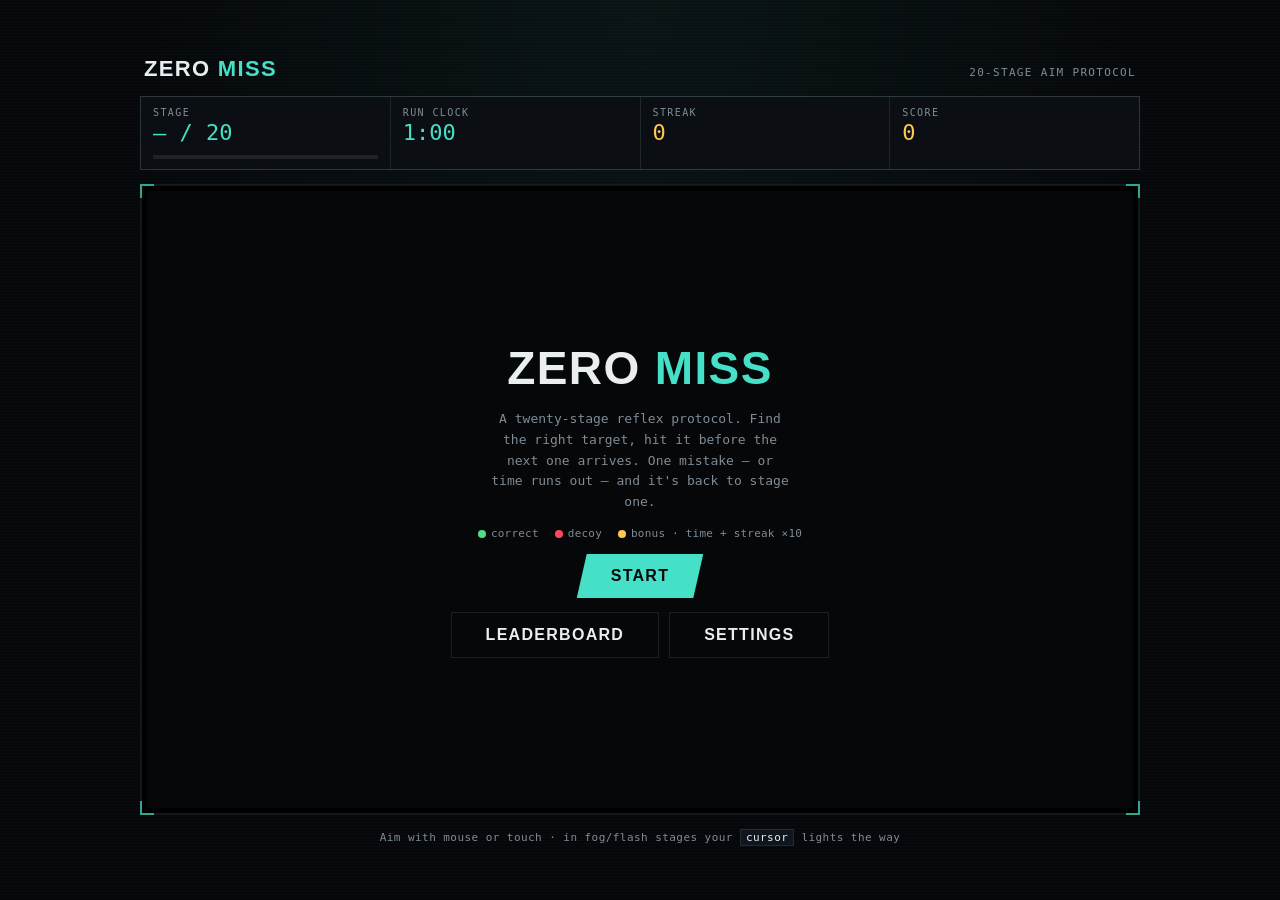
<file: index.html>
<!DOCTYPE html>
<html lang="en">
<head>
<meta charset="UTF-8" />
<meta http-equiv="refresh" content="0; url=zero-miss.html" />
<title>Zero Miss</title>
</head>
<body>
<p>Redirecting to <a href="zero-miss.html">Zero Miss</a>…</p>
</body>
</html>
</file>
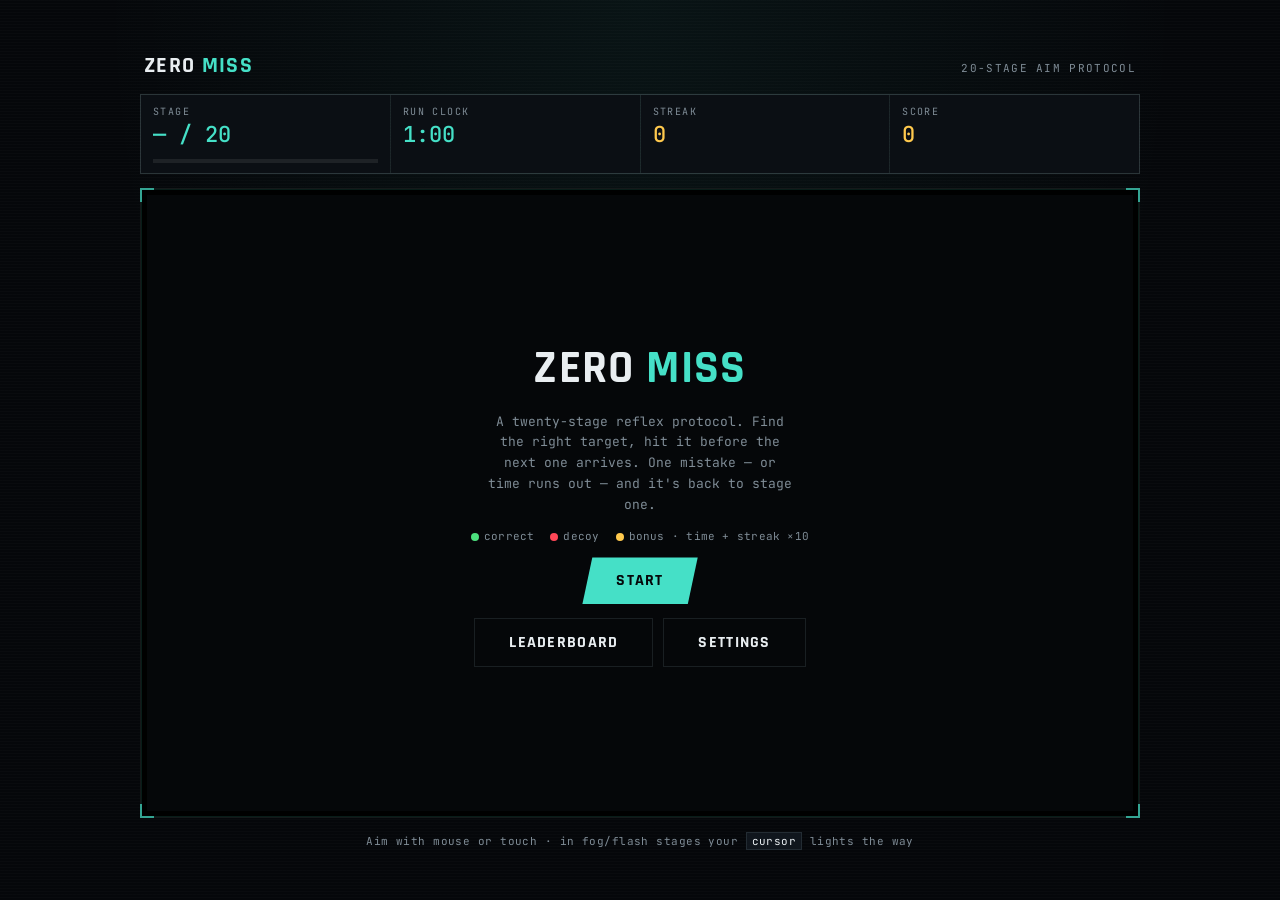
<file: reflex-aim.html>
<!DOCTYPE html>
<html lang="en">
<head>
<meta charset="UTF-8" />
<title>Zero Miss</title>
<meta name="viewport" content="width=device-width, initial-scale=1" />
<link rel="preconnect" href="https://fonts.googleapis.com" />
<link rel="preconnect" href="https://fonts.gstatic.com" crossorigin />
<link href="https://fonts.googleapis.com/css2?family=Rajdhani:wght@500;600;700&family=JetBrains+Mono:wght@400;500;700&display=swap" rel="stylesheet" />
<link rel="stylesheet" href="style.css" />
</head>
<body>
<div class="rig">
  <div class="masthead">
    <div class="brand">ZERO <span>MISS</span></div>
    <div class="tag">20-stage aim protocol</div>
  </div>

  <div class="hud">
    <div class="cell">
      <div class="label">Stage</div>
      <div class="value accent" id="hudLevel">— / 20</div>
      <div class="bar-track" style="margin-top:8px"><div class="bar-fill" id="hudLevelBar" style="background:var(--ink-dim);width:0%"></div></div>
    </div>
    <div class="cell">
      <div class="label">Run Clock</div>
      <div class="value accent" id="hudGlobal">1:00</div>
    </div>
    <div class="cell">
      <div class="label">Streak</div>
      <div class="value gold"><span id="hudStreak">0</span></div>
    </div>
    <div class="cell">
      <div class="label">Score</div>
      <div class="value gold"><span id="hudScore">0</span></div>
    </div>
  </div>

  <div class="frame">
    <span class="corner tl"></span><span class="corner tr"></span>
    <span class="corner bl"></span><span class="corner br"></span>
    <div class="viewport">
      <canvas id="game" width="960" height="600"></canvas>

      <div class="overlay show" id="screen-menu">
        <div class="console">
          <h1>ZERO <span>MISS</span></h1>
          <p>A twenty-stage reflex protocol. Find the right target, hit it before the next one arrives. One mistake — or time runs out — and it's back to stage one.</p>
          <div class="legend">
            <span><i class="dot" style="background:var(--correct)"></i>correct</span>
            <span><i class="dot" style="background:var(--danger)"></i>decoy</span>
            <span><i class="dot" style="background:var(--gold)"></i>bonus · time + streak ×10</span>
          </div>
          <div class="cta-row">
            <button class="cta" id="btnPlay">Start</button>
          </div>
          <div class="cta-row">
            <button class="cta ghost" id="btnLeaderboard">Leaderboard</button>
            <button class="cta ghost" id="btnSettings">Settings</button>
          </div>
        </div>
      </div>

      <div class="overlay" id="screen-levelComplete">
        <div class="console">
          <h1><span>Stage clear</span></h1>
          <p id="lcSub">loading next stage…</p>
        </div>
      </div>

      <div class="overlay" id="screen-gameOver">
        <div class="console">
          <h1 class="danger">MISSION <span>ABORTED</span></h1>
          <p id="goReason">Protocol broken.</p>
          <div class="stat-row">
            <div class="stat"><div class="n" id="goLevel">1</div><div class="l">stage</div></div>
            <div class="stat"><div class="n" id="goScore">0</div><div class="l">score</div></div>
            <div class="stat"><div class="n" id="goMaxStreak">0</div><div class="l">max streak</div></div>
          </div>
          <div class="cta-row">
            <button class="cta" id="btnRetry">Restart</button>
            <button class="cta ghost" id="btnGoLeaderboard">Leaderboard</button>
          </div>
        </div>
      </div>

      <div class="overlay" id="screen-gameWon">
        <div class="console">
          <h1 class="gold">PROTOCOL <span>CLEARED</span></h1>
          <p>All 20 stages cleared.</p>
          <div class="stat-row">
            <div class="stat"><div class="n" id="gwScore">0</div><div class="l">total score</div></div>
            <div class="stat"><div class="n" id="gwStreak">0</div><div class="l">best streak</div></div>
          </div>
          <div class="cta-row">
            <button class="cta" id="btnPlayAgain">Play Again</button>
            <button class="cta ghost" id="btnGwLeaderboard">Leaderboard</button>
          </div>
        </div>
      </div>

      <div class="overlay" id="screen-settings">
        <div class="console settings-console">
          <h1>SETTINGS</h1>
          <div class="settings-row">
            <label for="inputName">Callsign</label>
            <input type="text" id="inputName" maxlength="16" placeholder="ANONYMOUS" autocomplete="off" />
          </div>
          <div class="settings-row">
            <label for="toggleShake">Screen shake</label>
            <input type="checkbox" id="toggleShake" />
          </div>
          <div class="settings-row">
            <label for="toggleReduceMotion">Reduce motion</label>
            <input type="checkbox" id="toggleReduceMotion" />
          </div>
          <div class="cta-row">
            <button class="cta ghost" id="btnClearLeaderboard">Clear leaderboard</button>
          </div>
          <button class="cta" id="btnSettingsBack">Back</button>
        </div>
      </div>

      <div class="overlay" id="screen-leaderboard">
        <div class="console leaderboard-console">
          <h1>LEADERBOARD</h1>
          <ol class="leaderboard-list" id="leaderboardList"></ol>
          <p id="leaderboardEmpty">No runs recorded yet.</p>
          <button class="cta" id="btnLeaderboardBack">Back</button>
        </div>
      </div>
    </div>
  </div>

  <footer class="note">Aim with mouse or touch · in fog/flash stages your <kbd>cursor</kbd> lights the way</footer>
</div>
<script src="game.js"></script>
</body>
</html>
</file>
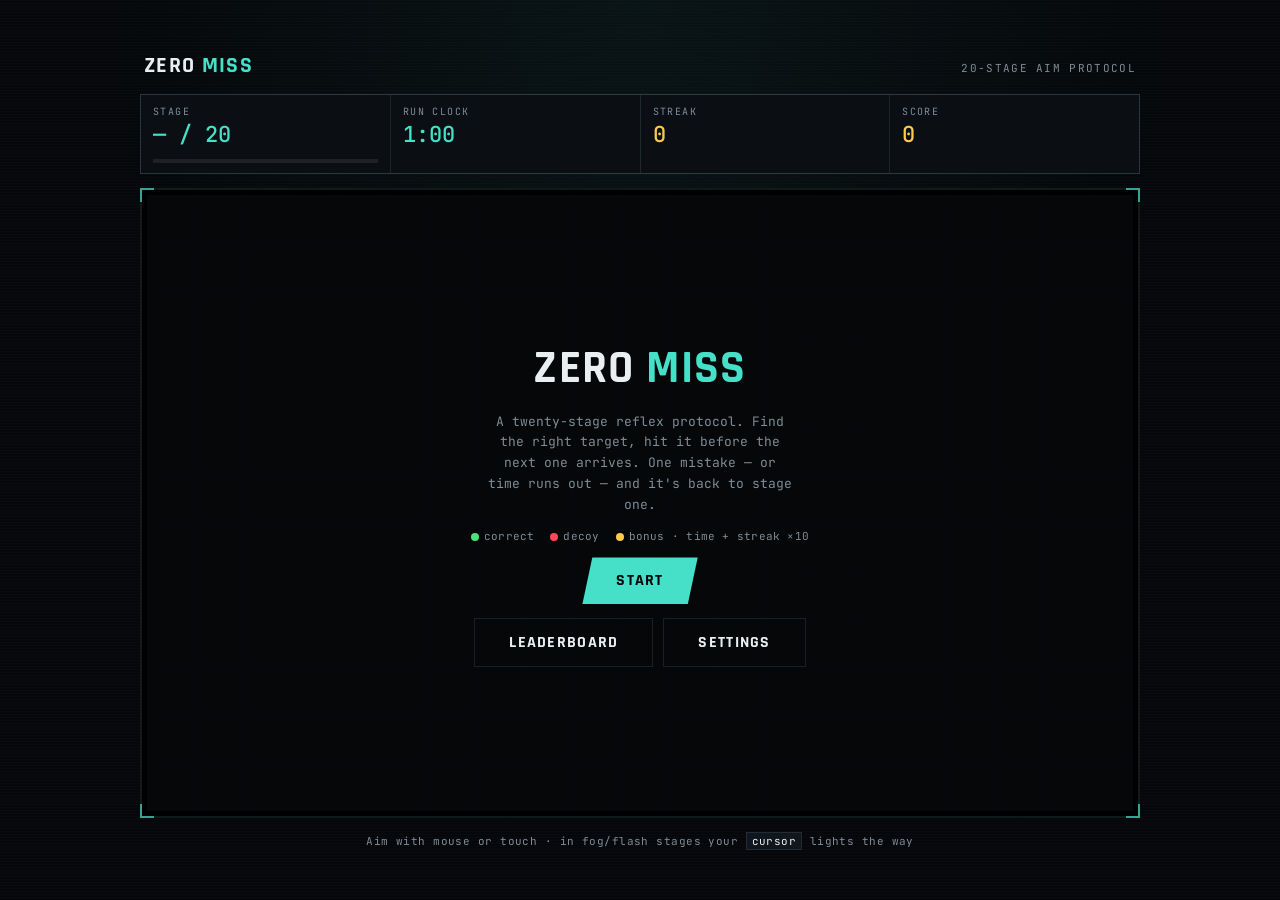
<file: zero-miss.html>
<!DOCTYPE html>
<html lang="en">
<head>
<meta charset="UTF-8" />
<title>Zero Miss</title>
<meta name="viewport" content="width=device-width, initial-scale=1" />
<link rel="preconnect" href="https://fonts.googleapis.com" />
<link rel="preconnect" href="https://fonts.gstatic.com" crossorigin />
<link href="https://fonts.googleapis.com/css2?family=Rajdhani:wght@500;600;700&family=JetBrains+Mono:wght@400;500;700&display=swap" rel="stylesheet" />
<link rel="stylesheet" href="style.css" />
</head>
<body>
<div class="rig">
  <div class="masthead">
    <div class="brand">ZERO <span>MISS</span></div>
    <div class="tag">20-stage aim protocol</div>
  </div>

  <div class="hud">
    <div class="cell">
      <div class="label">Stage</div>
      <div class="value accent" id="hudLevel">— / 20</div>
      <div class="bar-track" style="margin-top:8px"><div class="bar-fill" id="hudLevelBar" style="background:var(--ink-dim);width:0%"></div></div>
    </div>
    <div class="cell">
      <div class="label">Run Clock</div>
      <div class="value accent" id="hudGlobal">1:00</div>
    </div>
    <div class="cell">
      <div class="label">Streak</div>
      <div class="value gold"><span id="hudStreak">0</span></div>
    </div>
    <div class="cell">
      <div class="label">Score</div>
      <div class="value gold"><span id="hudScore">0</span></div>
    </div>
  </div>

  <div class="frame">
    <span class="corner tl"></span><span class="corner tr"></span>
    <span class="corner bl"></span><span class="corner br"></span>
    <div class="viewport">
      <canvas id="game" width="960" height="600"></canvas>

      <div class="overlay show" id="screen-menu">
        <div class="console">
          <h1>ZERO <span>MISS</span></h1>
          <p>A twenty-stage reflex protocol. Find the right target, hit it before the next one arrives. One mistake — or time runs out — and it's back to stage one.</p>
          <div class="legend">
            <span><i class="dot" style="background:var(--correct)"></i>correct</span>
            <span><i class="dot" style="background:var(--danger)"></i>decoy</span>
            <span><i class="dot" style="background:var(--gold)"></i>bonus · time + streak ×10</span>
          </div>
          <div class="cta-row">
            <button class="cta" id="btnPlay">Start</button>
          </div>
          <div class="cta-row">
            <button class="cta ghost" id="btnLeaderboard">Leaderboard</button>
            <button class="cta ghost" id="btnSettings">Settings</button>
          </div>
        </div>
      </div>

      <div class="overlay" id="screen-levelComplete">
        <div class="console">
          <h1><span>Stage clear</span></h1>
          <p id="lcSub">loading next stage…</p>
        </div>
      </div>

      <div class="overlay" id="screen-gameOver">
        <div class="console">
          <h1 class="danger">MISSION <span>ABORTED</span></h1>
          <p id="goReason">Protocol broken.</p>
          <div class="stat-row">
            <div class="stat"><div class="n" id="goLevel">1</div><div class="l">stage</div></div>
            <div class="stat"><div class="n" id="goScore">0</div><div class="l">score</div></div>
            <div class="stat"><div class="n" id="goMaxStreak">0</div><div class="l">max streak</div></div>
          </div>
          <div class="cta-row">
            <button class="cta" id="btnRetry">Restart</button>
            <button class="cta ghost" id="btnGoLeaderboard">Leaderboard</button>
          </div>
        </div>
      </div>

      <div class="overlay" id="screen-gameWon">
        <div class="console">
          <h1 class="gold">PROTOCOL <span>CLEARED</span></h1>
          <p>All 20 stages cleared.</p>
          <div class="stat-row">
            <div class="stat"><div class="n" id="gwScore">0</div><div class="l">total score</div></div>
            <div class="stat"><div class="n" id="gwStreak">0</div><div class="l">best streak</div></div>
          </div>
          <div class="cta-row">
            <button class="cta" id="btnPlayAgain">Play Again</button>
            <button class="cta ghost" id="btnGwLeaderboard">Leaderboard</button>
          </div>
        </div>
      </div>

      <div class="overlay" id="screen-settings">
        <div class="console settings-console">
          <h1>SETTINGS</h1>
          <div class="settings-row">
            <label for="inputName">Callsign</label>
            <input type="text" id="inputName" maxlength="16" placeholder="ANONYMOUS" autocomplete="off" />
          </div>
          <div class="settings-row">
            <label for="toggleShake">Screen shake</label>
            <input type="checkbox" id="toggleShake" />
          </div>
          <div class="settings-row">
            <label for="toggleReduceMotion">Reduce motion</label>
            <input type="checkbox" id="toggleReduceMotion" />
          </div>
          <div class="settings-row">
            <label for="toggleMusic">Music</label>
            <input type="checkbox" id="toggleMusic" />
          </div>
          <div class="settings-row">
            <label for="toggleSfx">SFX</label>
            <input type="checkbox" id="toggleSfx" />
          </div>
          <div class="cta-row">
            <button class="cta ghost" id="btnClearLeaderboard">Clear leaderboard</button>
          </div>
          <button class="cta" id="btnSettingsBack">Back</button>
        </div>
      </div>

      <div class="overlay" id="screen-leaderboard">
        <div class="console leaderboard-console">
          <h1>LEADERBOARD</h1>
          <ol class="leaderboard-list" id="leaderboardList"></ol>
          <p id="leaderboardEmpty">No runs recorded yet.</p>
          <button class="cta" id="btnLeaderboardBack">Back</button>
        </div>
      </div>
    </div>
  </div>

  <footer class="note">Aim with mouse or touch · in fog/flash stages your <kbd>cursor</kbd> lights the way</footer>
</div>
<script src="game.js"></script>
</body>
</html>
</file>
<file: style.css>
:root {
  --bg: #05070a;
  --panel: #0b0f14;
  --panel-2: #10161d;
  --line: rgba(148, 173, 186, 0.14);
  --ink: #e9eef1;
  --ink-dim: #7f8c96;
  --accent: #45e0c7;
  --accent-dim: #23675c;
  --correct: #4ce07e;
  --danger: #ff4757;
  --gold: #ffc94d;
  --font-display: "Rajdhani", "Segoe UI", sans-serif;
  --font-mono: "JetBrains Mono", ui-monospace, "SF Mono", Menlo, monospace;
}

* { box-sizing: border-box; }

body {
  margin: 0;
  min-height: 100vh;
  background: var(--bg);
  color: var(--ink);
  font-family: var(--font-mono);
  display: flex;
  align-items: center;
  justify-content: center;
  padding: 28px 16px;
  background-image:
    radial-gradient(ellipse at 50% 0%, rgba(69, 224, 199, 0.06), transparent 60%),
    repeating-linear-gradient(180deg, rgba(255,255,255,0.015) 0px, rgba(255,255,255,0.015) 1px, transparent 1px, transparent 3px);
}

.rig {
  width: 100%;
  max-width: 1000px;
  display: flex;
  flex-direction: column;
  gap: 14px;
}

/* ---------- masthead ---------- */
.masthead {
  display: flex;
  align-items: baseline;
  justify-content: space-between;
  gap: 12px;
  padding: 0 4px;
}

.masthead .brand {
  font-family: var(--font-display);
  font-weight: 700;
  font-size: 22px;
  letter-spacing: 0.06em;
  text-transform: uppercase;
  color: var(--ink);
}

.masthead .brand span { color: var(--accent); }

.masthead .tag {
  font-size: 11px;
  letter-spacing: 0.12em;
  text-transform: uppercase;
  color: var(--ink-dim);
}

/* ---------- HUD strip ---------- */
.hud {
  display: grid;
  grid-template-columns: repeat(4, 1fr);
  gap: 1px;
  background: var(--line);
  border: 1px solid var(--line);
}

.hud .cell {
  background: var(--panel);
  padding: 10px 12px;
  display: flex;
  flex-direction: column;
  gap: 2px;
  min-width: 0;
}

.hud .label {
  font-size: 10px;
  letter-spacing: 0.14em;
  text-transform: uppercase;
  color: var(--ink-dim);
}

.hud .value {
  font-family: var(--font-mono);
  font-variant-numeric: tabular-nums;
  font-size: 22px;
  font-weight: 500;
  color: var(--ink);
  white-space: nowrap;
  overflow: hidden;
  text-overflow: ellipsis;
}

.hud .value.accent { color: var(--accent); }
.hud .value.gold { color: var(--gold); }

.hud .bar-track {
  margin-top: 6px;
  height: 4px;
  background: rgba(255,255,255,0.08);
  position: relative;
  overflow: hidden;
}
.hud .bar-fill {
  position: absolute; inset: 0 auto 0 0;
  width: 100%;
  background: var(--correct);
  transition: width 0.1s linear, background 0.2s;
}

/* ---------- viewport frame ---------- */
.frame {
  position: relative;
  border: 1px solid var(--line);
  background: #000;
  padding: 6px;
}
.frame::before {
  content: "";
  position: absolute; inset: 0;
  pointer-events: none;
  border: 1px solid rgba(69,224,199,0.12);
  box-shadow: inset 0 0 60px rgba(0,0,0,0.7);
}
.corner {
  position: absolute; width: 14px; height: 14px;
  border-color: var(--accent); border-style: solid; border-width: 0;
  opacity: 0.7;
}
.corner.tl { top: -1px; left: -1px; border-top-width: 2px; border-left-width: 2px; }
.corner.tr { top: -1px; right: -1px; border-top-width: 2px; border-right-width: 2px; }
.corner.bl { bottom: -1px; left: -1px; border-bottom-width: 2px; border-left-width: 2px; }
.corner.br { bottom: -1px; right: -1px; border-bottom-width: 2px; border-right-width: 2px; }

.viewport { position: relative; width: 100%; aspect-ratio: 960 / 600; }

canvas#game {
  width: 100%; height: 100%;
  display: block;
  background: #05070a;
  touch-action: none;
  cursor: crosshair;
}
canvas#game.shake { animation: shake 0.36s ease; }
@media (prefers-reduced-motion: reduce) {
  canvas#game.shake { animation: none; }
}
body.reduce-motion canvas#game.shake { animation: none; }
@keyframes shake {
  10%, 90% { transform: translateX(-5px); }
  20%, 80% { transform: translateX(7px); }
  30%, 50%, 70% { transform: translateX(-9px); }
  40%, 60% { transform: translateX(9px); }
}

/* ---------- overlays ---------- */
.overlay {
  position: absolute; inset: 0;
  display: none;
  align-items: center;
  justify-content: center;
  background: rgba(5, 7, 10, 0.86);
  text-align: center;
  padding: 24px;
  /* .viewport'un yüksekliği aspect-ratio ile sabit (canvas'ın oranını korumak için) —
     dar/kısa ekranlarda menü içeriği bundan uzun olabiliyor. overflow-y:auto ile
     taşan içerik HUD/footer'ın üzerine binmek yerine kendi kutusu içinde kayar. */
  overflow-y: auto;
}
.overlay.show { display: flex; }

/* Kısa/dar ekranlarda ortalamak yerine üstten başlat — ortalanmış+taşan içerik
   simetrik iki yöne kayması gerektirir, bu da kullanımı garipleştirir. */
@media (max-height: 520px), (max-width: 480px) {
  .overlay { align-items: flex-start; padding-top: 16px; padding-bottom: 16px; }
}

.console {
  display: flex;
  flex-direction: column;
  align-items: center;
  gap: 14px;
  max-width: 460px;
}

.console h1 {
  font-family: var(--font-display);
  font-size: clamp(30px, 6vw, 46px);
  font-weight: 700;
  letter-spacing: 0.03em;
  margin: 0;
  text-wrap: balance;
  color: var(--ink);
}
.console h1 span { color: var(--accent); }
.console h1.danger span { color: var(--danger); }
.console h1.gold span { color: var(--gold); }

.console p {
  margin: 0;
  color: var(--ink-dim);
  font-size: 13px;
  line-height: 1.6;
  max-width: 38ch;
}

.console .stat-row {
  display: flex; gap: 24px; margin: 4px 0;
}
.console .stat-row .stat { text-align: center; }
.console .stat-row .stat .n {
  font-family: var(--font-mono);
  font-size: 26px;
  font-weight: 700;
  color: var(--ink);
  font-variant-numeric: tabular-nums;
}
.console .stat-row .stat .l {
  font-size: 10px; letter-spacing: 0.12em; text-transform: uppercase; color: var(--ink-dim);
}

button.cta {
  font-family: var(--font-display);
  font-size: 16px;
  font-weight: 700;
  letter-spacing: 0.08em;
  text-transform: uppercase;
  color: #05070a;
  background: var(--accent);
  border: none;
  padding: 13px 34px;
  cursor: pointer;
  clip-path: polygon(10px 0, 100% 0, calc(100% - 10px) 100%, 0 100%);
  transition: filter 0.15s, transform 0.1s;
}
button.cta:hover { filter: brightness(1.12); }
button.cta:active { transform: translateY(1px); }
button.cta:focus-visible { outline: 2px solid var(--ink); outline-offset: 3px; }
button.cta.ghost {
  background: transparent;
  color: var(--ink);
  border: 1px solid var(--line);
  clip-path: none;
}
button.cta.ghost:hover { border-color: var(--accent); color: var(--accent); }

.cta-row { display: flex; gap: 10px; flex-wrap: wrap; justify-content: center; }

.legend {
  display: flex; gap: 16px; flex-wrap: wrap; justify-content: center;
  font-size: 11px; color: var(--ink-dim); letter-spacing: 0.02em;
}
.legend .dot { display: inline-block; width: 8px; height: 8px; border-radius: 50%; margin-right: 5px; vertical-align: middle; }

footer.note {
  text-align: center;
  color: var(--ink-dim);
  font-size: 11px;
  letter-spacing: 0.04em;
  padding: 2px 4px 0;
}
footer.note kbd {
  font-family: var(--font-mono);
  background: var(--panel-2);
  border: 1px solid var(--line);
  padding: 1px 5px;
  color: var(--ink);
}

/* ---------- settings ---------- */
.settings-console { width: 100%; }

.settings-row {
  width: 100%;
  display: flex;
  align-items: center;
  justify-content: space-between;
  gap: 12px;
  padding: 10px 0;
  border-bottom: 1px solid var(--line);
  font-size: 13px;
}
.settings-row label { color: var(--ink-dim); letter-spacing: 0.04em; }
.settings-row input[type="text"] {
  font-family: var(--font-mono);
  background: var(--panel-2);
  border: 1px solid var(--line);
  color: var(--ink);
  padding: 6px 10px;
  width: 160px;
  text-transform: uppercase;
}
.settings-row input[type="text"]:focus { outline: none; border-color: var(--accent); }
.settings-row input[type="checkbox"] { width: 18px; height: 18px; accent-color: var(--accent); cursor: pointer; }

/* ---------- leaderboard ---------- */
.leaderboard-console { width: 100%; }

.leaderboard-list {
  width: 100%;
  max-width: 380px;
  margin: 0;
  padding: 0;
  list-style: none;
  display: flex;
  flex-direction: column;
  gap: 1px;
  background: var(--line);
  border: 1px solid var(--line);
  max-height: 320px;
  overflow-y: auto;
}
.leaderboard-list li {
  background: var(--panel);
  display: flex;
  align-items: center;
  gap: 10px;
  padding: 8px 12px;
  font-size: 13px;
}
.leaderboard-list li .rank { color: var(--ink-dim); width: 20px; }
.leaderboard-list li .name {
  flex: 1; color: var(--ink); text-transform: uppercase; letter-spacing: 0.03em;
  overflow: hidden; text-overflow: ellipsis; white-space: nowrap;
}
.leaderboard-list li .stage { color: var(--ink-dim); font-size: 11px; }
.leaderboard-list li .score { color: var(--gold); font-weight: 700; font-variant-numeric: tabular-nums; }
.leaderboard-list li.new-entry { outline: 1px solid var(--accent); outline-offset: -1px; }

#leaderboardEmpty { display: none; margin: 0; color: var(--ink-dim); font-size: 13px; }
#leaderboardEmpty.show { display: block; }
</file>
